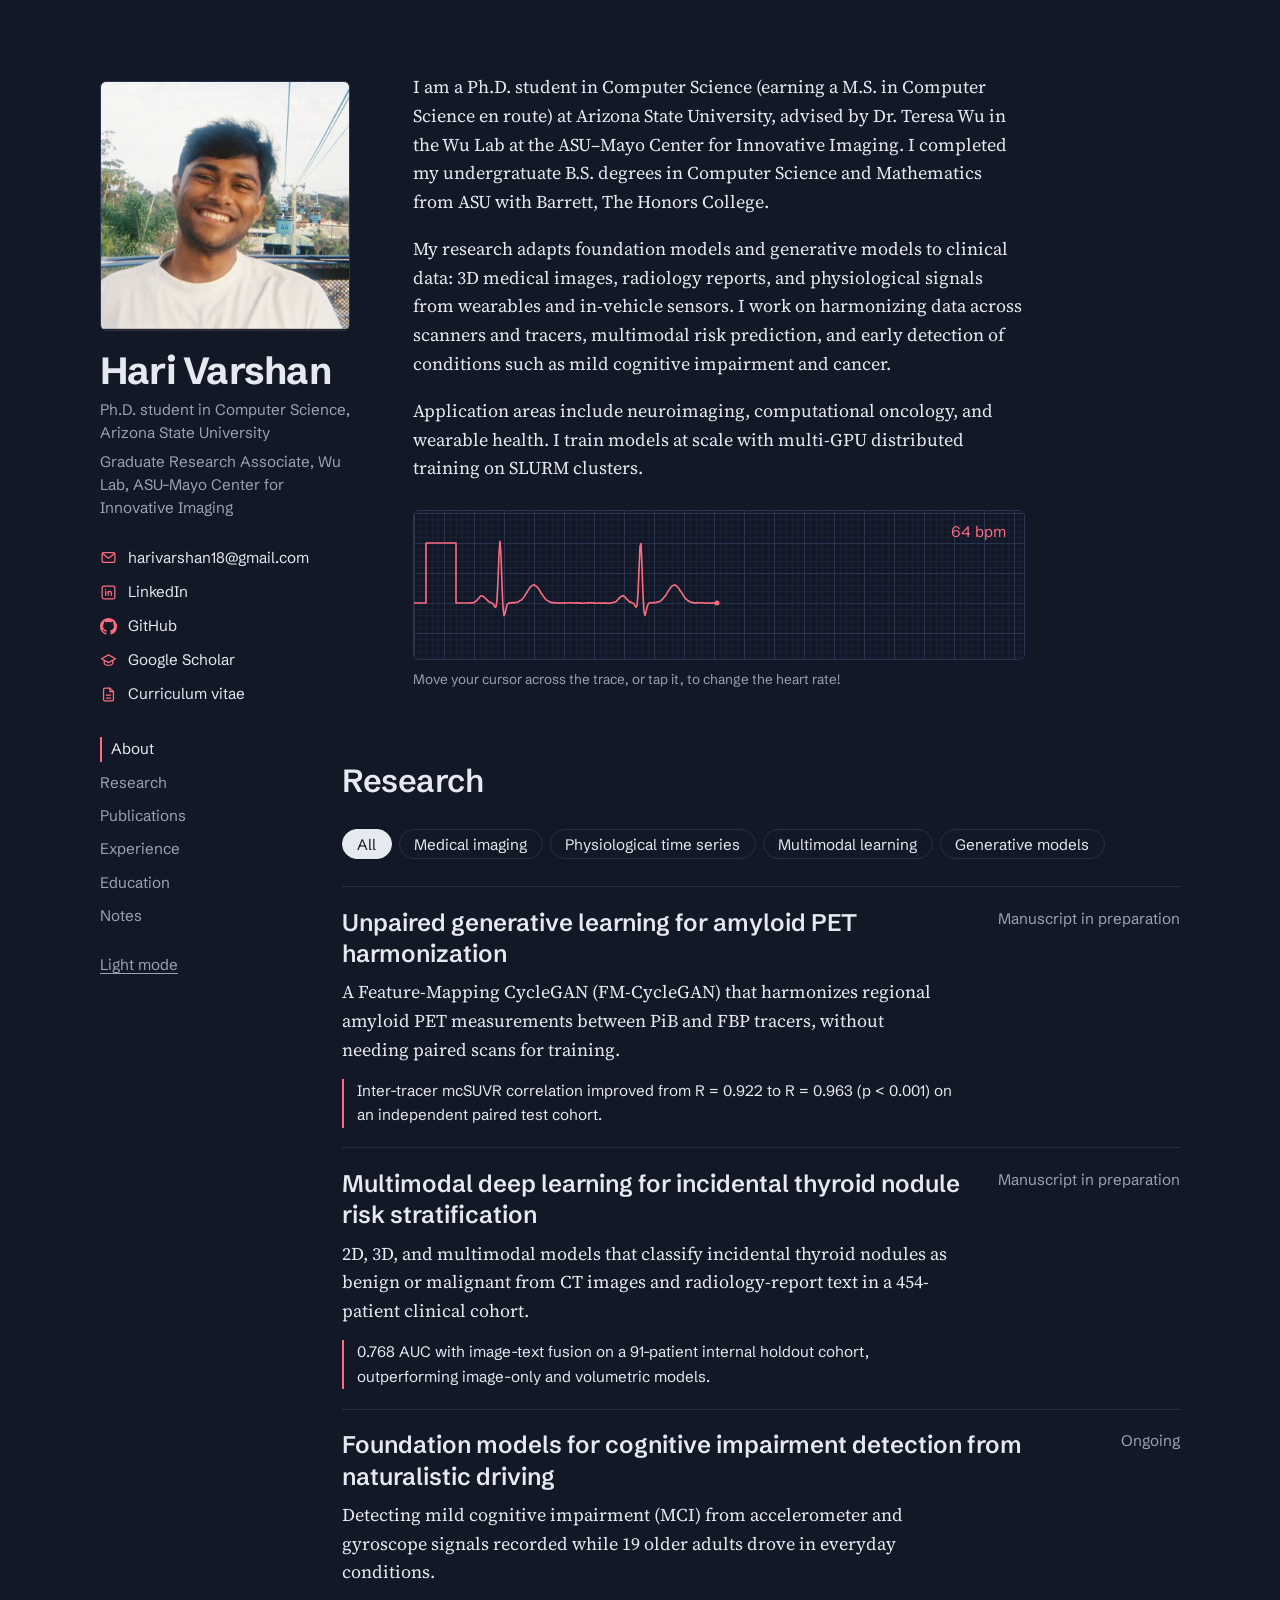
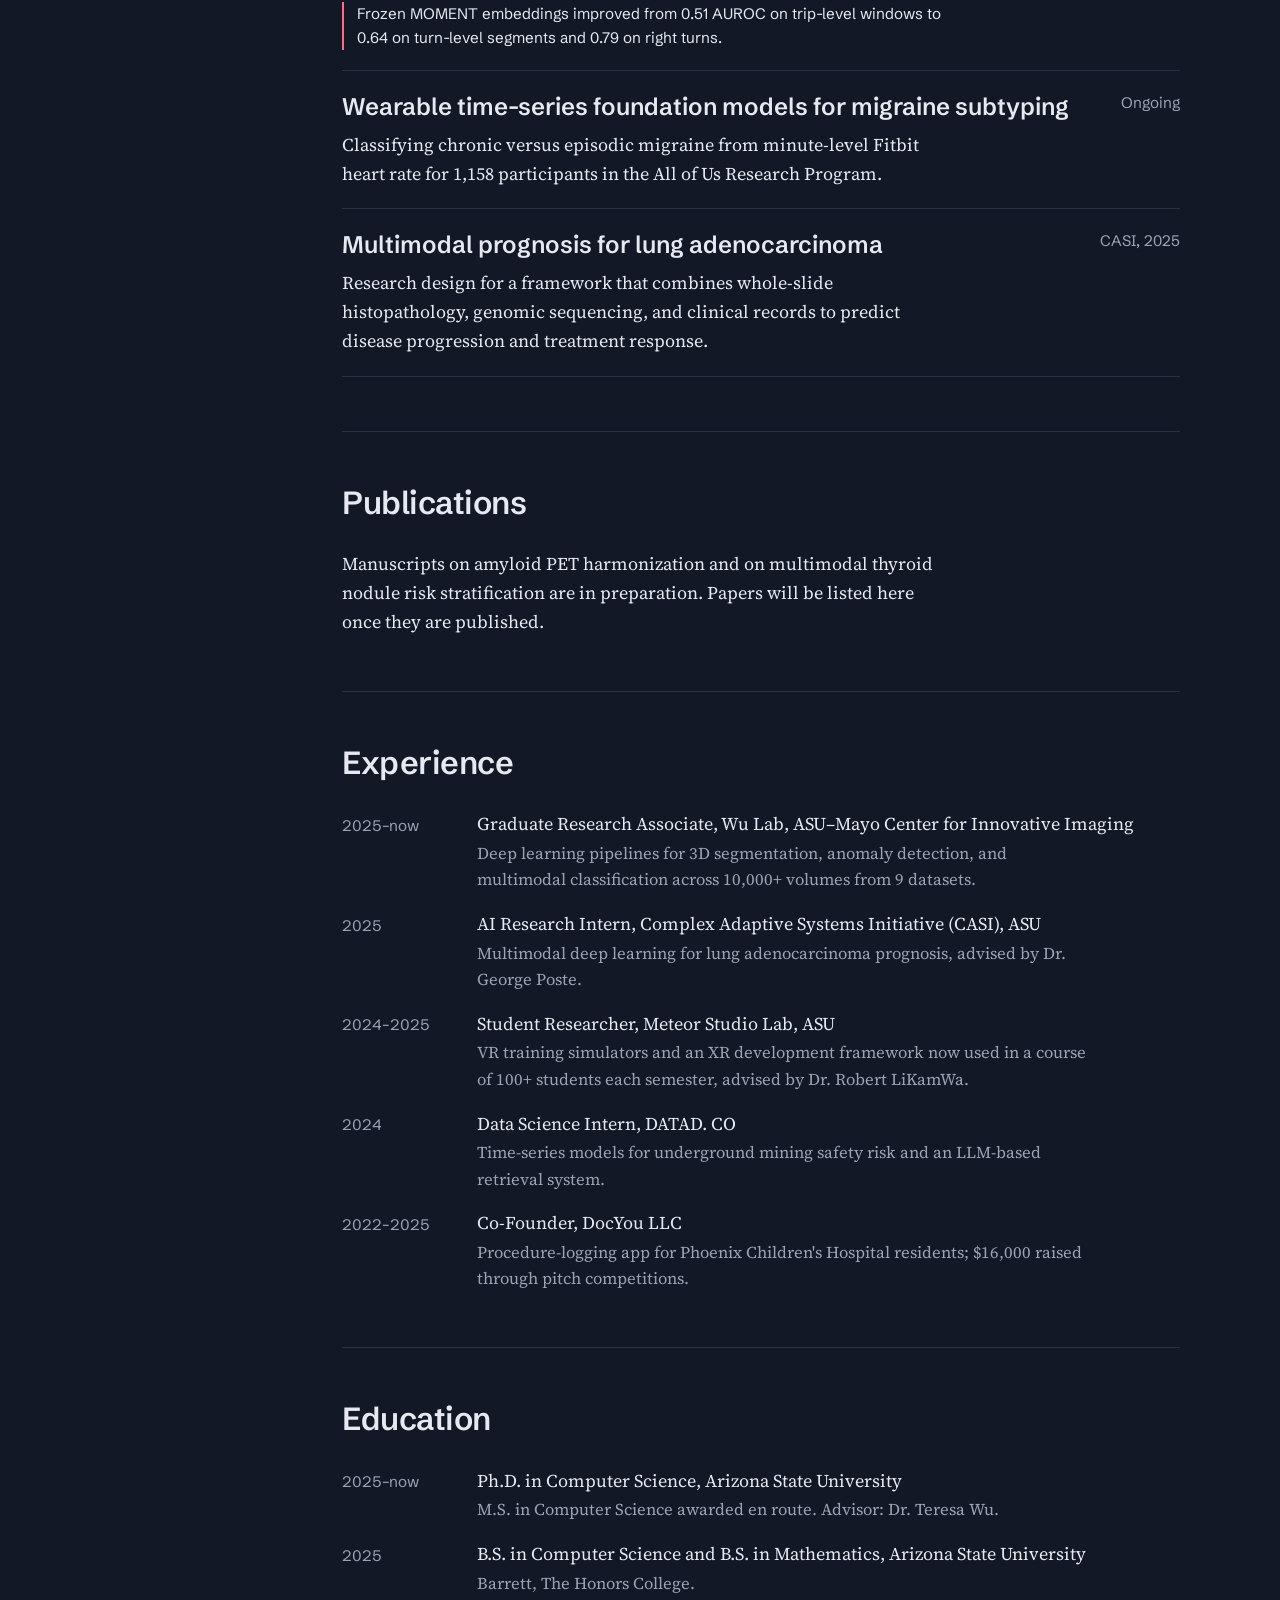
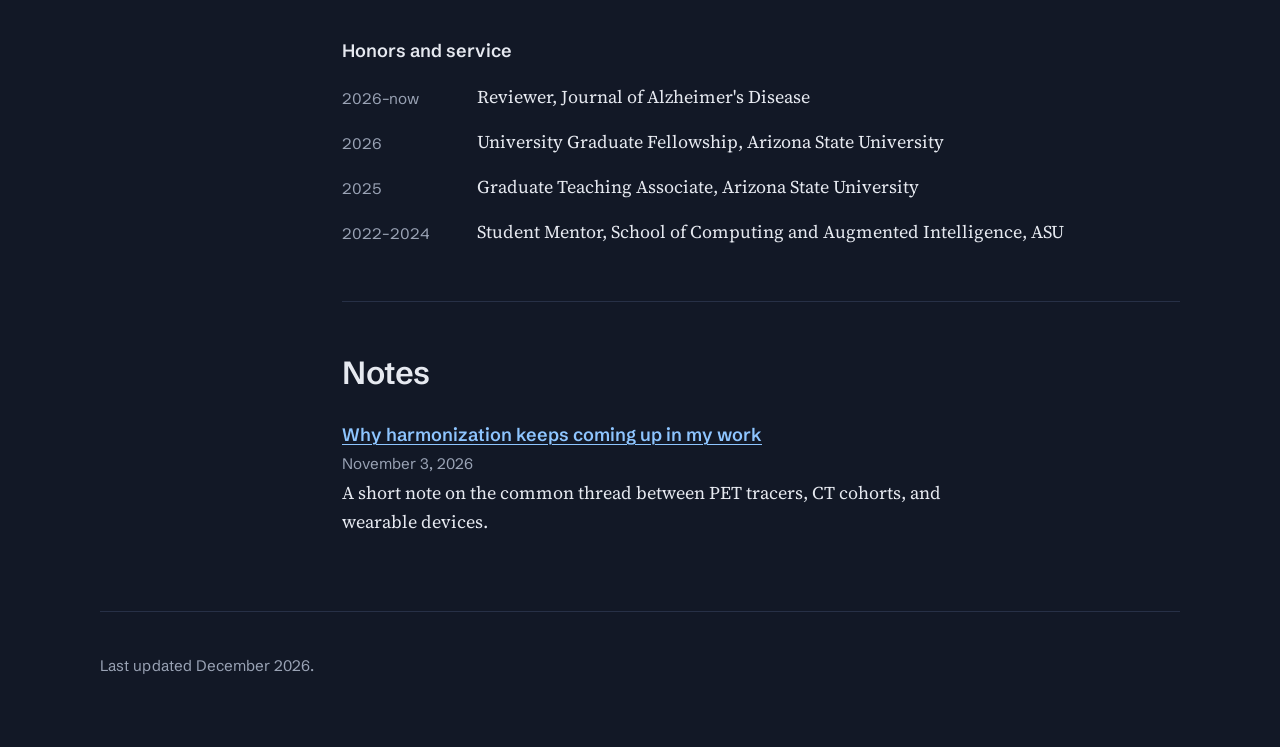
<file: index.html>
<!doctype html>
<html lang="en">
<head>
  <meta charset="utf-8">
  <meta name="theme-color" content="#121826">
  <meta name="viewport" content="width=device-width, initial-scale=1">
  <title>Hari Varshan</title>
  <meta name="description" content="Hari Varshan, Ph.D. student at Arizona State University: foundation and generative models for medical imaging and physiological time series.">
  <link rel="canonical" href="https://harivarshan18.github.io/">
  <meta property="og:title" content="Hari Varshan">
  <meta property="og:description" content="Foundation and generative models for medical imaging and physiological time series.">
  <meta property="og:image" content="https://harivarshan18.github.io/assets/img/hari.jpg">
  <meta property="og:type" content="website">
  <link rel="icon" href="assets/img/favicon.svg" type="image/svg+xml">
  <link rel="preconnect" href="https://fonts.googleapis.com">
  <link rel="preconnect" href="https://fonts.gstatic.com" crossorigin>
  <link href="https://fonts.googleapis.com/css2?family=Schibsted+Grotesk:wght@400;500;600;700&family=Source+Serif+4:ital,opsz,wght@0,8..60,400;0,8..60,600;1,8..60,400&display=swap" rel="stylesheet">
  <link rel="stylesheet" href="assets/css/style.css">
  <script>
    // Apply saved theme before paint to avoid a flash.
    let t = "dark"; try { t = localStorage.getItem("theme") || "dark"; } catch (e) {} document.documentElement.dataset.theme = t;
  </script>
</head>
<body>
  <a class="skip" href="#main">Skip to content</a>

  <header class="intro wrap" id="top">
    <aside class="id-card">
      <img class="portrait" id="portrait" alt="Hari Varshan" width="640" height="640">
      <h1 id="name"></h1>
      <ul class="status" id="status"></ul>
      <ul class="contact" id="links" aria-label="Contact and profiles"></ul>
    </aside>
    <div class="bio">
      <div id="about-body" class="prose"></div>
      <figure class="strip" aria-label="Animated heart rhythm trace. Move across or tap it to change the rate.">
        <canvas id="ecg"></canvas>
        <figcaption class="strip-readout"><span id="bpm">64</span> bpm</figcaption>
      </figure>
      <p class="strip-hint">Move your cursor across the trace, or tap it, to change the heart rate!</p>
    </div>
  </header>


  <div class="layout wrap">
    <nav class="toc" aria-label="Sections">
      <ul>
        <li><a href="#top">About</a></li>
        <li><a href="#research">Research</a></li>
        <li><a href="#publications">Publications</a></li>
        <li><a href="#experience">Experience</a></li>
        <li><a href="#education">Education</a></li>
        <li><a href="#notes">Notes</a></li>
      </ul>
      <button class="theme-toggle" id="theme-toggle" type="button">Light mode</button>
    </nav>

    <main id="main">
      <section id="research">
        <h2>Research</h2>
        <div class="filters" id="theme-filters" role="group" aria-label="Filter projects by theme"></div>
        <ul class="projects" id="projects"></ul>
      </section>

      <section id="publications">
        <h2>Publications</h2>
        <div class="pub-controls">
          <label class="search">
            <span class="visually-hidden">Search publications</span>
            <input type="search" id="pub-search" placeholder="Search titles, authors, venues">
          </label>
          <div class="filters" id="type-filters" role="group" aria-label="Filter by type"></div>
        </div>
        <div id="pubs"></div>
      </section>

      <section id="experience">
        <h2>Experience</h2>
        <dl class="exp" id="exp"></dl>
      </section>

      <section id="education">
        <h2>Education</h2>
        <dl class="exp" id="edu"></dl>
        <h3 class="sub">Honors and service</h3>
        <dl class="exp" id="honors"></dl>
      </section>

      <section id="notes">
        <h2>Notes</h2>
        <ul class="posts" id="posts"></ul>
      </section>
    </main>
  </div>

  <footer class="wrap foot">
    <p>Last updated <span id="updated"></span>.</p>
  </footer>

  <script src="assets/js/content.js"></script>
  <script src="assets/js/ecg.js"></script>
  <script src="assets/js/main.js"></script>
</body>
</html>
</file>
<file: assets/css/style.css>
/* ---------- Tokens ---------- */
/* Dark is the default; [data-theme="light"] switches to chart-paper white. */
:root {
  --paper: #121826;
  --ink: #e6e9f0;
  --muted: #9aa3b5;
  --rule: #273046;
  --grid-minor: #1a2133;
  --grid-major: #2a3450;
  --trace: #ff6b81;
  --link: #8ec5ff;
  --chip-bg: #1e2638;

  --sans: "Schibsted Grotesk", system-ui, sans-serif;
  --serif: "Source Serif 4", Georgia, serif;

  /* Type scale (perfect fourth, 18px base) */
  --s-1: 0.844rem;
  --s0: 1rem;
  --s1: 1.333rem;
  --s2: 1.777rem;
  --s4: 3.157rem;

  --measure: 68ch;
  color-scheme: dark;
}

:root[data-theme="light"] {
  --paper: #fcfcfa;
  --ink: #18202e;
  --muted: #5d6677;
  --rule: #e3e5ea;
  --grid-minor: #f7e3e6;
  --grid-major: #efc4cb;
  --trace: #c21f3a;
  --link: #1d4f7a;
  --chip-bg: #eef0f4;
  color-scheme: light;
}

/* ---------- Base ---------- */
*, *::before, *::after { box-sizing: border-box; }
html { font-size: 112.5%; scroll-behavior: smooth; }
@media (prefers-reduced-motion: reduce) { html { scroll-behavior: auto; } }

body {
  margin: 0;
  background: var(--paper);
  color: var(--ink);
  font-family: var(--serif);
  line-height: 1.6;
  -webkit-font-smoothing: antialiased;
}

h1, h2, h3, button, input, .toc, .filters, .meta, .status, .links, .strip-readout, .exp dt, .foot {
  font-family: var(--sans);
}

a { color: var(--link); text-underline-offset: 0.18em; text-decoration-thickness: 1px; }
a:hover { text-decoration-thickness: 2px; }

:focus-visible { outline: 2px solid var(--trace); outline-offset: 3px; border-radius: 2px; }

.wrap { width: min(1080px, 100% - 2.5rem); margin-inline: auto; }

.skip {
  position: absolute; left: -999px; top: 0.5rem;
  background: var(--ink); color: var(--paper); padding: 0.4rem 0.8rem; z-index: 10;
}
.skip:focus { left: 0.5rem; }

.visually-hidden {
  position: absolute; width: 1px; height: 1px; overflow: hidden; clip: rect(0 0 0 0); white-space: nowrap;
}

/* ---------- Intro: photo, name and links left; bio right ---------- */
.intro {
  display: grid;
  grid-template-columns: 250px minmax(0, 1fr);
  gap: 3.5rem;
  align-items: start;
  padding-top: clamp(2.5rem, 7vw, 4.5rem);
}

.id-card { font-family: var(--sans); }

.portrait {
  display: block;
  width: 100%;
  height: auto;
  aspect-ratio: 1;
  object-fit: cover;
  border-radius: 6px;
  border: 1px solid var(--grid-major);
}

.id-card h1 {
  font-size: 2.1rem;
  font-weight: 700;
  letter-spacing: -0.02em;
  line-height: 1.05;
  margin: 1.1rem 0 0.5rem;
}

.status {
  list-style: none; padding: 0; margin: 0;
  color: var(--muted); font-size: var(--s-1); line-height: 1.5;
}
.status li + li { margin-top: 0.35rem; }

.contact { list-style: none; padding: 0; margin: 1.25rem 0 0; font-size: var(--s-1); }
.contact li + li { margin-top: 0.15rem; }
.contact a {
  display: flex; align-items: center; gap: 0.6rem;
  padding: 0.2rem 0;
  color: var(--ink); text-decoration: none;
  overflow-wrap: normal; white-space: nowrap;
}
.contact a:hover span { text-decoration: underline; text-underline-offset: 0.18em; }
.contact svg { width: 17px; height: 17px; flex: none; color: var(--trace); }

.bio { margin-top: -0.45rem; }
.tagline {
  font-family: var(--serif);
  font-size: var(--s1);
  line-height: 1.45;
  max-width: 34ch;
  margin: 0 0 1.75rem;
}

.strip {
  position: relative;
  margin: 1.5rem 0 0;
  max-width: var(--measure);
  height: 150px;
  border: 1px solid var(--grid-major);
  border-radius: 6px;
  overflow: hidden;
  cursor: ew-resize;
  touch-action: pan-y;
}
.strip canvas { display: block; width: 100%; height: 100%; }

.strip-readout {
  position: absolute; right: 1rem; top: 0.5rem;
  font-size: var(--s-1); color: var(--trace);
  font-variant-numeric: tabular-nums;
}

.strip-hint {
  font-family: var(--sans);
  font-size: 0.75rem;
  color: var(--muted);
  margin: 0.5rem 0 0;
}

@media (max-width: 900px) and (min-width: 641px) {
  .intro { grid-template-columns: 232px minmax(0, 1fr); gap: 2.25rem; }
}

/* ---------- Layout ---------- */
.layout {
  display: grid;
  grid-template-columns: minmax(0, 1fr);
  gap: 2rem;
  padding-top: 1.5rem;
}

@media (min-width: 960px) {
  .layout { grid-template-columns: 170px minmax(0, 1fr); gap: 4rem; }
}

.toc { font-size: var(--s-1); min-width: 0; }
.toc ul { list-style: none; padding: 0; margin: 0; display: flex; flex-wrap: wrap; gap: 0.3rem 1.1rem; }
.toc a { color: var(--muted); text-decoration: none; }
.toc a:hover, .toc a[aria-current="true"] { color: var(--ink); }
.toc a[aria-current="true"] { box-shadow: inset 2px 0 0 var(--trace); padding-left: 0.6rem; }

@media (min-width: 960px) {
  .toc { position: sticky; top: 2rem; align-self: start; }
  .toc ul { flex-direction: column; gap: 0.5rem; }
  .toc a { display: block; transition: padding 0.15s; }
}

.theme-toggle {
  margin-top: 1.5rem;
  background: none; border: 0; padding: 0;
  color: var(--muted); font-size: var(--s-1); cursor: pointer;
  text-decoration: underline; text-underline-offset: 0.18em;
}
.theme-toggle:hover { color: var(--ink); }

main { min-width: 0; }

section { padding-block: 1rem 3rem; scroll-margin-top: 1.5rem; }
section + section { border-top: 1px solid var(--rule); padding-top: 2.5rem; }

h2 {
  font-size: var(--s2);
  font-weight: 600;
  letter-spacing: -0.015em;
  margin: 0 0 1.25rem;
}

.prose p { max-width: var(--measure); margin: 0 0 1rem; }

/* ---------- Filters ---------- */
.filters { display: flex; flex-wrap: wrap; gap: 0.4rem; margin-bottom: 1.5rem; }

.filters button {
  font-size: var(--s-1);
  border: 1px solid var(--rule);
  background: transparent;
  color: var(--ink);
  padding: 0.25rem 0.8rem;
  border-radius: 999px;
  cursor: pointer;
}
.filters button[aria-pressed="true"] { background: var(--ink); color: var(--paper); border-color: var(--ink); }
.filters button:hover:not([aria-pressed="true"]) { border-color: var(--muted); }

/* ---------- Projects ---------- */
.projects { list-style: none; padding: 0; margin: 0; }
.projects li { border-top: 1px solid var(--rule); }
.projects li:last-child { border-bottom: 1px solid var(--rule); }
.projects li[hidden] { display: none; }

.project-head {
  all: unset; box-sizing: border-box;
  display: grid; grid-template-columns: 1fr auto; gap: 0.2rem 1.5rem;
  width: 100%; padding: 1.1rem 0; cursor: pointer;
}
.project-head:focus-visible { outline: 2px solid var(--trace); outline-offset: 2px; }
.project-head h3 { font-size: var(--s1); font-weight: 600; margin: 0; line-height: 1.3; }
.project-head .meta { grid-column: 2; grid-row: 1; white-space: nowrap; }
.project-head p { grid-column: 1 / -1; margin: 0.3rem 0 0; max-width: var(--measure); font-family: var(--serif); }

.project-more { padding: 0 0 1.25rem; max-width: var(--measure); color: var(--muted); }
.project-more[hidden] { display: none; }
.project-more p { margin: 0 0 0.5rem; }

.expand-hint { font-family: var(--sans); font-size: var(--s-1); color: var(--muted); }

.meta { font-size: var(--s-1); color: var(--muted); }

@media (max-width: 600px) {
  .project-head { grid-template-columns: 1fr; }
  .project-head .meta { grid-column: 1; grid-row: auto; }
}

/* ---------- Publications ---------- */
.pub-controls { display: flex; flex-wrap: wrap; gap: 1rem 1.5rem; align-items: center; margin-bottom: 1.5rem; }
.pub-controls .filters { margin: 0; }

.search input {
  font-size: var(--s-1);
  width: min(320px, 100%);
  padding: 0.45rem 0.75rem;
  border: 1px solid var(--rule);
  border-radius: 6px;
  background: transparent;
  color: var(--ink);
}

.pub-year { font-size: var(--s0); font-weight: 600; color: var(--muted); margin: 1.5rem 0 0.5rem; }
.pub-year:first-child { margin-top: 0; }

.pub-list { list-style: none; padding: 0; margin: 0; }
.pub { padding: 0.75rem 0 0.9rem 1rem; border-left: 2px solid var(--rule); margin-bottom: 0.5rem; }
.pub[data-type="paper"], .pub[data-type="preprint"] { border-left-color: var(--trace); }

.pub-title { font-weight: 600; margin: 0; max-width: var(--measure); }
.pub-authors { margin: 0.1rem 0 0; max-width: var(--measure); }
.pub-authors strong { font-weight: 600; }
.pub-venue { margin: 0.1rem 0 0; font-style: italic; color: var(--muted); }

.pub-actions { display: flex; flex-wrap: wrap; gap: 0.3rem 1rem; margin-top: 0.4rem; font-family: var(--sans); font-size: var(--s-1); }
.pub-actions button {
  background: none; border: 0; padding: 0; color: var(--link); cursor: pointer; font: inherit;
  text-decoration: underline; text-underline-offset: 0.18em; text-decoration-thickness: 1px;
}
.tag { color: var(--trace); }

.pub-panel { margin-top: 0.6rem; max-width: var(--measure); }
.pub-panel[hidden] { display: none; }
.pub-panel pre {
  font-size: 0.75rem; line-height: 1.5;
  background: var(--chip-bg); padding: 0.8rem 1rem; border-radius: 6px;
  overflow-x: auto; margin: 0 0 0.4rem;
}

.empty { color: var(--muted); font-style: italic; }

/* ---------- Notes ---------- */
.posts { list-style: none; padding: 0; margin: 0; }
.posts li { margin-bottom: 1.1rem; max-width: var(--measure); }
.posts a { font-family: var(--sans); font-weight: 600; font-size: var(--s0); }
.posts p { margin: 0.15rem 0 0; }

/* ---------- Experience ---------- */
.exp { display: grid; grid-template-columns: 6.5rem 1fr; gap: 0.6rem 1rem; margin: 0; }
.exp dt { color: var(--muted); font-size: var(--s-1); padding-top: 0.2rem; font-variant-numeric: tabular-nums; }
.exp dd { margin: 0; }

/* ---------- Footer ---------- */
.foot { border-top: 1px solid var(--rule); padding-block: 1.5rem 3rem; color: var(--muted); font-size: var(--s-1); }

/* ---------- Post page ---------- */
.post-page { padding-block: 3rem 4rem; }
.post-page .back { font-family: var(--sans); font-size: var(--s-1); }
.post-page h1 { font-size: clamp(2rem, 5vw, 2.6rem); letter-spacing: -0.02em; line-height: 1.1; margin: 1.5rem 0 0.4rem; max-width: 24ch; }
.post-body { max-width: var(--measure); margin-top: 2rem; }
.post-body h2 { font-size: var(--s1); margin-top: 2.2rem; }
.post-body img { max-width: 100%; height: auto; }
.post-body pre { background: var(--chip-bg); padding: 1rem; border-radius: 6px; overflow-x: auto; font-size: 0.8rem; }
.post-body code { font-size: 0.88em; }
.post-body blockquote { margin: 1.5rem 0; padding-left: 1rem; border-left: 2px solid var(--trace); color: var(--muted); }

/* ---------- Results, timelines ---------- */
.project-head .result {
  font-family: var(--sans);
  font-size: var(--s-1);
  color: var(--ink);
  padding-left: 0.7rem;
  border-left: 2px solid var(--trace);
  margin-top: 0.6rem;
}

.in-prep { max-width: var(--measure); margin: 0; }

h3.sub { font-size: var(--s0); font-weight: 600; margin: 2.2rem 0 1rem; }

.exp { grid-template-columns: 6.5rem minmax(0, 1fr); gap: 0.9rem 1rem; }
.exp-what { display: block; }
.exp-detail { display: block; color: var(--muted); font-size: 0.92em; margin-top: 0.1rem; max-width: var(--measure); }

/* ---------- Phones ---------- */
@media (max-width: 640px) {
  .intro { grid-template-columns: 1fr; gap: 1.75rem; padding-top: 2rem; }
  .id-card { display: grid; grid-template-columns: 96px 1fr; column-gap: 1rem; align-items: start; }
  .portrait { grid-row: span 2; }
  .id-card h1 { margin: 0.1rem 0 0.35rem; font-size: 1.6rem; }
  .contact { grid-column: 1 / -1; display: flex; flex-wrap: wrap; gap: 0.2rem 1.2rem; }
  .contact li + li { margin-top: 0; }
  .contact a { padding: 0.35rem 0; }
  .tagline { font-size: 1.15rem; }
  .strip { margin-top: 1.5rem; }
  .strip-readout { right: 0.75rem; }

  /* section menu becomes a sticky, swipeable bar */
  .layout { padding-top: 0; gap: 1rem; }
  .toc {
    position: sticky; top: 0; z-index: 5;
    margin-inline: -1.25rem; padding: 0 1.25rem;
    background: var(--paper);
    border-bottom: 1px solid var(--rule);
    display: flex; align-items: center; gap: 1rem;
  }
  .toc ul { flex-wrap: nowrap; overflow-x: auto; gap: 1.1rem; scrollbar-width: none; flex: 1; }
  .toc ul::-webkit-scrollbar { display: none; }
  .toc a { display: block; padding: 0.75rem 0; white-space: nowrap; }
  .toc a[aria-current="true"] { box-shadow: inset 0 -2px 0 var(--trace); padding-left: 0; }
  .theme-toggle { margin: 0; white-space: nowrap; padding: 0.75rem 0; }

  section { scroll-margin-top: 3.5rem; }
  .filters button { padding: 0.45rem 0.9rem; }
  .project-head h3 { font-size: 1.12rem; }
  h2 { font-size: 1.55rem; }
  .exp { grid-template-columns: 1fr; gap: 0.15rem; }
  .exp dd { margin-bottom: 0.9rem; }
}
</file>
